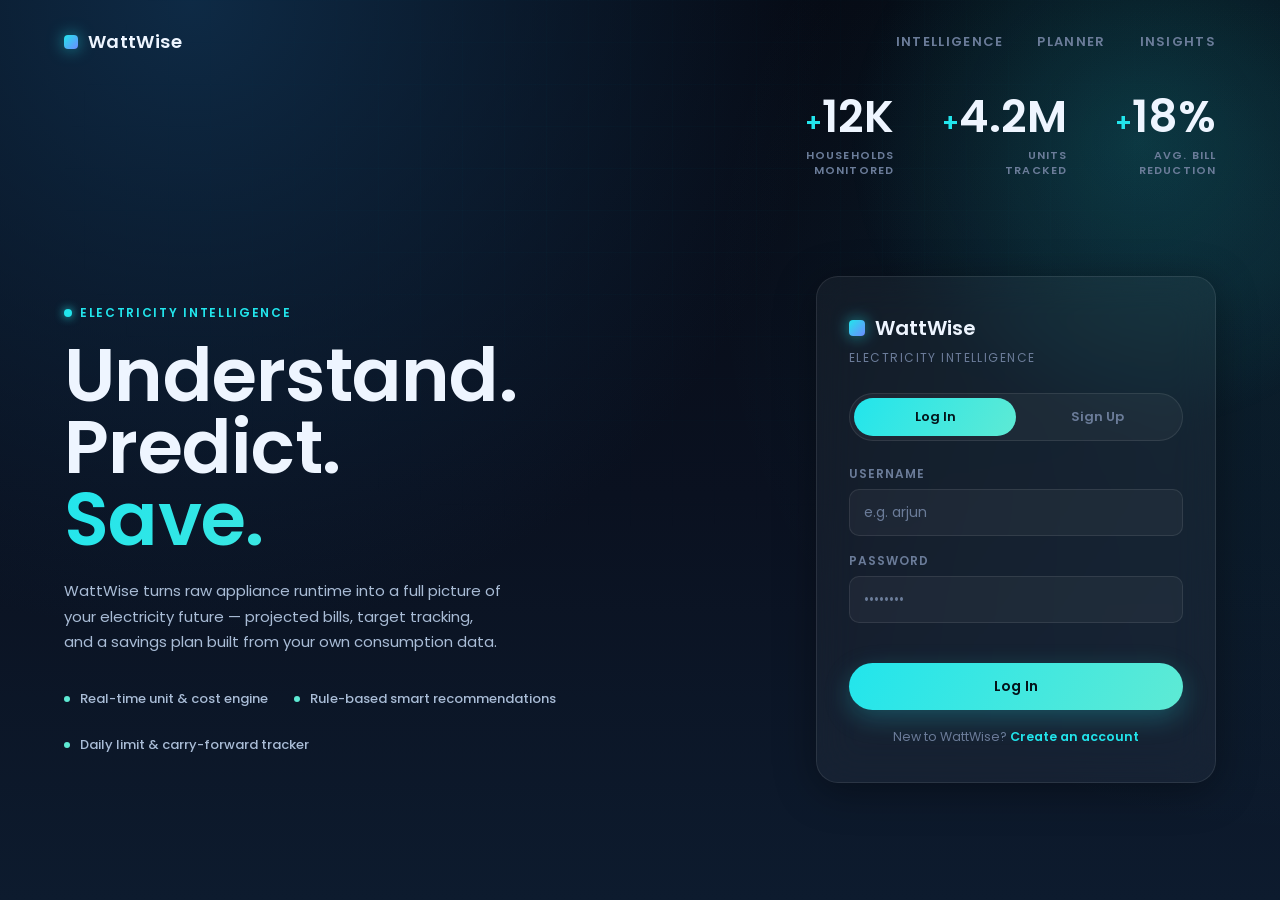
<file: index.html>
<!DOCTYPE html>
<html lang="en">
<head>
<meta charset="UTF-8" />
<meta name="viewport" content="width=device-width, initial-scale=1.0" />
<title>WattWise — Electricity Intelligence</title>
<link rel="preconnect" href="https://fonts.googleapis.com">
<link href="https://fonts.googleapis.com/css2?family=Poppins:wght@400;500;600;700&display=swap" rel="stylesheet">
<link rel="stylesheet" href="css/style.css" />
</head>
<body>
<div class="grid-field"></div>
<div class="pulse-orb"></div>

<div class="landing">

  <!-- NAV -->
  <nav class="landing-nav fade-up" style="animation-delay:0s">
    <div class="brand"><span class="brand-dot"></span> WattWise</div>
    <div class="landing-nav-links">
      <span>Intelligence</span>
      <span>Planner</span>
      <span>Insights</span>
    </div>
  </nav>

  <!-- STATS -->
  <div class="landing-stats">
    <div class="stat-item fade-up" style="animation-delay:.1s">
      <div class="stat-num"><span class="plus">+</span>12K</div>
      <div class="stat-label">Households<br>Monitored</div>
    </div>
    <div class="stat-item fade-up" style="animation-delay:.2s">
      <div class="stat-num"><span class="plus">+</span>4.2M</div>
      <div class="stat-label">Units<br>Tracked</div>
    </div>
    <div class="stat-item fade-up" style="animation-delay:.3s">
      <div class="stat-num"><span class="plus">+</span>18%</div>
      <div class="stat-label">Avg. Bill<br>Reduction</div>
    </div>
  </div>

  <!-- BODY: hero copy + auth card -->
  <div class="landing-body">

    <div class="landing-hero-copy fade-up" style="animation-delay:.35s">
      <div class="hero-eyebrow">Electricity Intelligence</div>
      <h1 class="hero-heading">
        <span class="word"><span>Understand.</span></span>
        <span class="word"><span>Predict.</span></span>
        <span class="word accent-text"><span>Save.</span></span>
      </h1>
      <p class="hero-sub">
        WattWise turns raw appliance runtime into a full picture of your electricity
        future — projected bills, target tracking, and a savings plan built from
        your own consumption data.
      </p>
      <div class="hero-facts">
        <div class="hero-fact"><span class="dot"></span> Real-time unit &amp; cost engine</div>
        <div class="hero-fact"><span class="dot"></span> Rule-based smart recommendations</div>
        <div class="hero-fact"><span class="dot"></span> Daily limit &amp; carry-forward tracker</div>
      </div>
    </div>

    <div class="auth-card glass-card fade-up" style="animation-delay:.45s">
      <div class="auth-logo"><span class="brand-dot"></span><span class="auth-logo-text">WattWise</span></div>
      <div class="auth-tagline">Electricity Intelligence</div>

      <div class="auth-tabs">
        <div class="auth-tab active" id="tabLogin" onclick="switchTab('login')">Log In</div>
        <div class="auth-tab" id="tabSignup" onclick="switchTab('signup')">Sign Up</div>
      </div>

      <form id="authForm" onsubmit="return false;">
        <div class="field">
          <label>Username</label>
          <input type="text" id="username" placeholder="e.g. arjun" autocomplete="username" />
        </div>
        <div class="field">
          <label>Password</label>
          <input type="password" id="password" placeholder="••••••••" autocomplete="current-password" />
        </div>
        <div class="auth-error" id="authError"></div>
        <button class="btn btn-primary btn-block" id="authSubmit" onclick="handleAuthSubmit()">Log In</button>
      </form>

      <div class="auth-switch" id="authSwitchText">
        New to WattWise? <b onclick="switchTab('signup')" style="cursor:pointer">Create an account</b>
      </div>
    </div>

  </div>
</div>

<script src="js/auth.js"></script>
</body>
</html>
</file>
<file: css/style.css>
/* ============================================================
   WattWise — Design System
   Deep navy energy-tech theme, cyan/teal accents, glassmorphism
   ============================================================ */

* { margin: 0; padding: 0; box-sizing: border-box; }

:root {
  --bg-0: #060a14;
  --bg-1: #0a1120;
  --bg-2: #0d1b2e;
  --navy-glow: #0e2a45;

  --cyan: #22e5ec;
  --cyan-soft: #5eead4;
  --cyan-dim: rgba(34, 229, 236, 0.15);
  --violet-accent: #6c8cff;

  --glass: rgba(255, 255, 255, 0.045);
  --glass-strong: rgba(255, 255, 255, 0.07);
  --glass-border: rgba(255, 255, 255, 0.09);
  --glass-border-hover: rgba(34, 229, 236, 0.35);

  --text-hi: #eef5ff;
  --text-mid: #a9bcd6;
  --text-dim: #6b7c99;

  --safe: #3ee0a8;
  --warn: #ffc35a;
  --danger: #ff6b6b;

  --radius-lg: 22px;
  --radius-md: 16px;
  --radius-sm: 10px;

  --shadow-card: 0 8px 40px rgba(0, 0, 0, 0.35);
  --ease: cubic-bezier(0.22, 1, 0.36, 1);
}

html, body {
  height: 100%;
  background: var(--bg-0);
}

body {
  font-family: 'Poppins', sans-serif;
  color: var(--text-hi);
  min-height: 100vh;
  position: relative;
  overflow-x: hidden;
  background:
    radial-gradient(circle at 15% 0%, var(--navy-glow) 0%, transparent 45%),
    radial-gradient(circle at 100% 30%, rgba(34,229,236,0.08) 0%, transparent 40%),
    linear-gradient(180deg, var(--bg-0) 0%, var(--bg-1) 55%, var(--bg-2) 100%);
  background-attachment: fixed;
}

a { text-decoration: none; color: inherit; }
button { font-family: inherit; cursor: pointer; border: none; }
ul { list-style: none; }

/* Animated circuit-grid backdrop, used behind hero / auth */
.grid-field {
  position: fixed;
  inset: 0;
  z-index: 0;
  pointer-events: none;
  opacity: 0.35;
  background-image:
    linear-gradient(rgba(34,229,236,0.06) 1px, transparent 1px),
    linear-gradient(90deg, rgba(34,229,236,0.06) 1px, transparent 1px);
  background-size: 42px 42px;
  mask-image: radial-gradient(ellipse 70% 60% at 50% 20%, black 10%, transparent 75%);
}

.pulse-orb {
  position: fixed;
  width: 46vw; height: 46vw;
  max-width: 640px; max-height: 640px;
  border-radius: 50%;
  background: radial-gradient(circle, rgba(34,229,236,0.16) 0%, transparent 70%);
  top: -12vw; right: -12vw;
  z-index: 0;
  pointer-events: none;
  animation: orbPulse 8s ease-in-out infinite;
}
@keyframes orbPulse {
  0%, 100% { transform: scale(1); opacity: 0.9; }
  50% { transform: scale(1.12); opacity: 1; }
}

/* ---------- Glass primitives ---------- */
.glass-card {
  background: var(--glass);
  border: 1px solid var(--glass-border);
  border-radius: var(--radius-lg);
  backdrop-filter: blur(20px);
  -webkit-backdrop-filter: blur(20px);
  box-shadow: var(--shadow-card);
  transition: border-color .3s var(--ease), transform .3s var(--ease);
}
.glass-card:hover { border-color: var(--glass-border-hover); }

.btn {
  display: inline-flex;
  align-items: center;
  justify-content: center;
  gap: 8px;
  padding: 13px 26px;
  border-radius: 999px;
  font-weight: 600;
  font-size: 14px;
  letter-spacing: 0.02em;
  transition: transform .25s var(--ease), box-shadow .25s var(--ease), background .25s var(--ease);
}
.btn-primary {
  background: linear-gradient(120deg, var(--cyan), var(--cyan-soft));
  color: #04141a;
  box-shadow: 0 8px 26px rgba(34,229,236,0.25);
}
.btn-primary:hover { transform: translateY(-2px); box-shadow: 0 12px 34px rgba(34,229,236,0.4); }
.btn-ghost {
  background: var(--glass-strong);
  color: var(--text-hi);
  border: 1px solid var(--glass-border);
}
.btn-ghost:hover { border-color: var(--glass-border-hover); transform: translateY(-2px); }
.btn-block { width: 100%; }

.field {
  display: flex;
  flex-direction: column;
  gap: 6px;
  margin-bottom: 16px;
}
.field label {
  font-size: 12px;
  font-weight: 600;
  letter-spacing: 0.08em;
  text-transform: uppercase;
  color: var(--text-dim);
}
.field input, .field select {
  background: rgba(255,255,255,0.04);
  border: 1px solid var(--glass-border);
  border-radius: var(--radius-sm);
  padding: 12px 14px;
  color: var(--text-hi);
  font-size: 14px;
  font-family: inherit;
  transition: border-color .2s var(--ease), background .2s var(--ease);
}
.field input:focus, .field select:focus {
  outline: none;
  border-color: var(--cyan);
  background: rgba(34,229,236,0.06);
}
.field input::placeholder { color: var(--text-dim); }

.badge {
  display: inline-flex;
  align-items: center;
  gap: 6px;
  padding: 5px 12px;
  border-radius: 999px;
  font-size: 12px;
  font-weight: 600;
  letter-spacing: 0.04em;
}
.badge-safe { background: rgba(62,224,168,0.14); color: var(--safe); border: 1px solid rgba(62,224,168,0.3); }
.badge-warn { background: rgba(255,195,90,0.14); color: var(--warn); border: 1px solid rgba(255,195,90,0.3); }
.badge-danger { background: rgba(255,107,107,0.14); color: var(--danger); border: 1px solid rgba(255,107,107,0.3); }

/* ============================================================
   LANDING / AUTH PAGE
   ============================================================ */
.landing {
  min-height: 100vh;
  display: flex;
  flex-direction: column;
  position: relative;
  z-index: 1;
}

.landing-nav {
  display: flex;
  align-items: center;
  justify-content: space-between;
  padding: 28px clamp(20px, 5vw, 64px) 0;
}
.brand {
  display: flex;
  align-items: center;
  gap: 10px;
  font-weight: 600;
  font-size: 18px;
  letter-spacing: 0.02em;
}
.brand-dot {
  width: 14px; height: 14px;
  border-radius: 4px;
  background: linear-gradient(135deg, var(--cyan), var(--violet-accent));
  box-shadow: 0 0 16px rgba(34,229,236,0.6);
}
.landing-nav-links { display: flex; gap: 34px; }
.landing-nav-links span {
  font-size: 13px; font-weight: 600; letter-spacing: 0.1em;
  text-transform: uppercase; color: var(--text-dim);
}

.landing-stats {
  flex: 0 0 auto;
  display: flex;
  justify-content: flex-end;
  gap: clamp(20px, 4vw, 48px);
  padding: 40px clamp(20px, 5vw, 64px) 0;
}
.stat-item { text-align: right; }
.stat-num {
  font-size: clamp(1.6rem, 4vw, 2.8rem);
  font-weight: 600;
  line-height: 1;
}
.stat-num .plus { color: var(--cyan); font-size: 0.55em; }
.stat-label {
  margin-top: 8px;
  font-size: 11px;
  font-weight: 600;
  letter-spacing: 0.1em;
  text-transform: uppercase;
  color: var(--text-dim);
  line-height: 1.4;
}

.landing-body {
  flex: 1;
  display: flex;
  align-items: center;
  justify-content: space-between;
  gap: 40px;
  padding: 40px clamp(20px, 5vw, 64px) 60px;
  flex-wrap: wrap;
}

.landing-hero-copy { max-width: 560px; }
.hero-eyebrow {
  font-size: 12px; font-weight: 600; letter-spacing: 0.14em;
  text-transform: uppercase; color: var(--cyan);
  display: flex; align-items: center; gap: 8px;
  margin-bottom: 18px;
}
.hero-eyebrow::before {
  content: ''; width: 8px; height: 8px; border-radius: 50%;
  background: var(--cyan); box-shadow: 0 0 10px var(--cyan);
}
.hero-heading {
  font-size: clamp(2.4rem, 6vw, 4.6rem);
  font-weight: 600;
  line-height: 0.98;
  letter-spacing: -0.01em;
}
.hero-heading .word { display: block; overflow: hidden; }
.hero-heading .word span { display: inline-block; }
.hero-heading .accent-text {
  background: linear-gradient(120deg, var(--cyan), var(--cyan-soft));
  -webkit-background-clip: text;
  background-clip: text;
  color: transparent;
}
.hero-sub {
  margin-top: 22px;
  font-size: 15px;
  color: var(--text-mid);
  max-width: 440px;
  line-height: 1.7;
}
.hero-facts {
  margin-top: 34px;
  display: flex;
  gap: 26px;
  flex-wrap: wrap;
}
.hero-fact {
  display: flex; align-items: center; gap: 10px;
  font-size: 13px; color: var(--text-mid); font-weight: 500;
}
.hero-fact .dot { width: 6px; height: 6px; border-radius: 50%; background: var(--cyan-soft); }

.auth-card {
  width: 100%;
  max-width: 400px;
  padding: 36px 32px;
  position: relative;
  z-index: 1;
}
.auth-logo {
  display: flex;
  align-items: center;
  gap: 10px;
  margin-bottom: 6px;
}
.auth-logo .brand-dot { width: 16px; height: 16px; }
.auth-logo-text { font-size: 20px; font-weight: 600; }
.auth-tagline {
  font-size: 12px;
  letter-spacing: 0.12em;
  text-transform: uppercase;
  color: var(--text-dim);
  margin-bottom: 26px;
}
.auth-tabs {
  display: flex;
  background: rgba(255,255,255,0.04);
  border: 1px solid var(--glass-border);
  border-radius: 999px;
  padding: 4px;
  margin-bottom: 24px;
}
.auth-tab {
  flex: 1;
  text-align: center;
  padding: 9px 0;
  font-size: 13px;
  font-weight: 600;
  border-radius: 999px;
  color: var(--text-dim);
  transition: all .25s var(--ease);
}
.auth-tab.active {
  background: linear-gradient(120deg, var(--cyan), var(--cyan-soft));
  color: #04141a;
}
.auth-error {
  font-size: 12.5px;
  color: var(--danger);
  margin: -6px 0 14px;
  min-height: 16px;
}
.auth-switch {
  margin-top: 18px;
  text-align: center;
  font-size: 12.5px;
  color: var(--text-dim);
}
.auth-switch b { color: var(--cyan); font-weight: 600; }

/* ============================================================
   APP SHELL (dashboard + planner)
   ============================================================ */
.app-nav {
  position: sticky;
  top: 0;
  z-index: 40;
  display: flex;
  align-items: center;
  justify-content: space-between;
  padding: 16px clamp(16px, 4vw, 48px);
  background: rgba(10, 17, 32, 0.65);
  backdrop-filter: blur(18px);
  -webkit-backdrop-filter: blur(18px);
  border-bottom: 1px solid var(--glass-border);
}
.app-nav-links {
  display: flex;
  gap: 6px;
  background: var(--glass);
  border: 1px solid var(--glass-border);
  padding: 5px;
  border-radius: 999px;
}
.app-nav-links a {
  padding: 9px 18px;
  font-size: 13px;
  font-weight: 600;
  border-radius: 999px;
  color: var(--text-mid);
  transition: all .25s var(--ease);
}
.app-nav-links a:hover { color: var(--text-hi); }
.app-nav-links a.active {
  background: linear-gradient(120deg, var(--cyan), var(--cyan-soft));
  color: #04141a;
}
.app-nav-right { display: flex; align-items: center; gap: 14px; }
.avatar {
  width: 38px; height: 38px;
  border-radius: 50%;
  background: linear-gradient(135deg, var(--cyan), var(--violet-accent));
  display: flex; align-items: center; justify-content: center;
  font-weight: 700; font-size: 13px; color: #04141a;
}
.icon-btn {
  width: 38px; height: 38px;
  border-radius: 50%;
  background: var(--glass-strong);
  border: 1px solid var(--glass-border);
  display: flex; align-items: center; justify-content: center;
  color: var(--text-mid);
  transition: all .2s var(--ease);
}
.icon-btn:hover { color: var(--danger); border-color: rgba(255,107,107,0.4); }
.mobile-nav-toggle { display: none; }

.page-wrap {
  max-width: 1360px;
  margin: 0 auto;
  padding: 36px clamp(16px, 4vw, 48px) 80px;
  position: relative;
  z-index: 1;
}

.page-hero { margin-bottom: 32px; }
.page-hero h1 {
  font-size: clamp(1.8rem, 3.4vw, 2.5rem);
  font-weight: 600;
  background: linear-gradient(120deg, var(--text-hi), var(--cyan-soft));
  -webkit-background-clip: text; background-clip: text; color: transparent;
}
.page-hero p { color: var(--text-mid); margin-top: 8px; font-size: 14.5px; }

.section-title {
  display: flex; align-items: center; justify-content: space-between;
  margin-bottom: 18px;
}
.section-title h2 {
  font-size: 17px; font-weight: 600; display: flex; align-items: center; gap: 8px;
}
.section-title p { font-size: 12.5px; color: var(--text-dim); }

/* Grid helpers */
.grid { display: grid; gap: 20px; }
.grid-2 { grid-template-columns: 1fr 1fr; }
.grid-3 { grid-template-columns: repeat(3, 1fr); }
.grid-4 { grid-template-columns: repeat(4, 1fr); }
.grid-stats { grid-template-columns: repeat(4, 1fr); }
.grid-appliance-form { grid-template-columns: repeat(3, 1fr); }
.col-span-2 { grid-column: span 2; }

.card { padding: 22px; }
.card-tight { padding: 16px; }

.stat-card {
  padding: 20px 22px;
  display: flex;
  flex-direction: column;
  gap: 6px;
}
.stat-card .label {
  font-size: 11.5px; font-weight: 600; letter-spacing: 0.06em;
  text-transform: uppercase; color: var(--text-dim);
  display: flex; align-items: center; gap: 6px;
}
.stat-card .value {
  font-size: clamp(1.5rem, 2.4vw, 2rem);
  font-weight: 600;
}
.stat-card .value small { font-size: 13px; color: var(--text-dim); font-weight: 500; }
.stat-card .delta { font-size: 12px; color: var(--text-dim); margin-top: 2px; }

.progress-track {
  width: 100%; height: 8px; border-radius: 999px;
  background: rgba(255,255,255,0.06);
  overflow: hidden; margin-top: 10px;
}
.progress-fill {
  height: 100%; border-radius: 999px;
  background: linear-gradient(90deg, var(--cyan), var(--cyan-soft));
  transition: width .6s var(--ease), background .3s var(--ease);
}
.progress-fill.warn { background: linear-gradient(90deg, #ffb03a, var(--warn)); }
.progress-fill.danger { background: linear-gradient(90deg, #ff5a5a, var(--danger)); }

/* Appliance rows */
.appliance-row {
  display: grid;
  grid-template-columns: 1.3fr 1fr 1fr 1fr auto;
  gap: 14px;
  align-items: center;
  padding: 14px 16px;
  border-radius: var(--radius-sm);
  background: rgba(255,255,255,0.025);
  border: 1px solid var(--glass-border);
  margin-bottom: 10px;
}
.appliance-row .appliance-name { display: flex; align-items: center; gap: 10px; font-weight: 600; font-size: 14px; }
.appliance-icon {
  width: 34px; height: 34px; border-radius: 10px;
  background: var(--cyan-dim);
  display: flex; align-items: center; justify-content: center;
  color: var(--cyan);
}
.appliance-row input {
  background: rgba(255,255,255,0.04);
  border: 1px solid var(--glass-border);
  border-radius: 8px;
  padding: 9px 10px;
  color: var(--text-hi);
  font-size: 13.5px;
  width: 100%;
  font-family: inherit;
}
.appliance-row input:focus { outline: none; border-color: var(--cyan); }
.appliance-row .mini-result { font-size: 12.5px; color: var(--text-dim); text-align: right; white-space: nowrap; }
.appliance-row .mini-result b { color: var(--cyan-soft); }

.appliance-header {
  display: grid;
  grid-template-columns: 1.3fr 1fr 1fr 1fr auto;
  gap: 14px;
  padding: 0 16px;
  margin-bottom: 8px;
  font-size: 11px; font-weight: 600; letter-spacing: 0.06em;
  text-transform: uppercase; color: var(--text-dim);
}

/* Intelligence banner */
.intel-banner {
  padding: 20px 24px;
  border-radius: var(--radius-md);
  display: flex; align-items: center; gap: 16px;
  border: 1px solid var(--glass-border);
  margin-bottom: 22px;
}
.intel-banner.safe { background: rgba(62,224,168,0.08); border-color: rgba(62,224,168,0.3); }
.intel-banner.warn { background: rgba(255,195,90,0.08); border-color: rgba(255,195,90,0.3); }
.intel-banner.danger { background: rgba(255,107,107,0.08); border-color: rgba(255,107,107,0.3); }
.intel-banner .icon { font-size: 26px; }
.intel-banner .text b { display: block; font-size: 14.5px; margin-bottom: 2px; }
.intel-banner .text span { font-size: 13px; color: var(--text-mid); }

.chart-card { padding: 22px; }
.chart-card canvas { max-height: 320px; }

.rec-card {
  padding: 20px;
  display: flex;
  flex-direction: column;
  gap: 10px;
}
.rec-card .rec-icon { font-size: 22px; }
.rec-card h3 { font-size: 14.5px; font-weight: 600; }
.rec-card .rec-body { font-size: 13px; color: var(--text-mid); line-height: 1.55; }
.rec-card .rec-highlight { font-size: 20px; font-weight: 600; color: var(--cyan-soft); }
.rec-card .rec-sub { font-size: 12px; color: var(--text-dim); }

.tracker-appliance-list { display: flex; flex-direction: column; gap: 8px; margin-top: 14px; }
.tracker-item {
  display: flex; align-items: center; justify-content: space-between;
  padding: 10px 14px; border-radius: 10px;
  background: rgba(255,255,255,0.03); border: 1px solid var(--glass-border);
  font-size: 13px;
}
.tracker-item button {
  background: none; color: var(--danger); font-size: 12px; opacity: 0.7;
}
.tracker-item button:hover { opacity: 1; }

.history-item {
  display: flex; align-items: center; justify-content: space-between;
  padding: 16px 18px; border-radius: var(--radius-sm);
  background: rgba(255,255,255,0.03); border: 1px solid var(--glass-border);
  margin-bottom: 10px; cursor: pointer;
  transition: all .2s var(--ease);
}
.history-item:hover { border-color: var(--glass-border-hover); transform: translateX(4px); }
.history-item .h-date { font-weight: 600; font-size: 14px; }
.history-item .h-sub { font-size: 12px; color: var(--text-dim); margin-top: 2px; }
.history-item .h-right { text-align: right; }
.history-item .h-bill { font-weight: 600; color: var(--cyan-soft); }
.history-item .h-units { font-size: 12px; color: var(--text-dim); }

.empty-state {
  text-align: center; padding: 50px 20px; color: var(--text-dim);
}
.empty-state .glyph { font-size: 34px; margin-bottom: 10px; }
.empty-state p { font-size: 13.5px; }

.profile-head {
  display: flex; align-items: center; gap: 18px; padding: 26px;
  margin-bottom: 24px;
}
.profile-head .avatar { width: 62px; height: 62px; font-size: 20px; }
.profile-head h2 { font-size: 20px; font-weight: 600; }
.profile-head p { font-size: 13px; color: var(--text-dim); margin-top: 3px; }

.toast {
  position: fixed;
  bottom: 24px; right: 24px;
  z-index: 100;
  padding: 14px 20px;
  border-radius: var(--radius-sm);
  background: rgba(13, 27, 46, 0.95);
  border: 1px solid var(--glass-border-hover);
  box-shadow: var(--shadow-card);
  font-size: 13.5px;
  max-width: 320px;
  display: flex; gap: 10px; align-items: flex-start;
  animation: toastIn .4s var(--ease);
}
@keyframes toastIn { from { opacity: 0; transform: translateY(16px); } to { opacity: 1; transform: translateY(0); } }

.fade-up {
  opacity: 0;
  animation: fadeUp .6s var(--ease) forwards;
}
@keyframes fadeUp {
  from { opacity: 0; transform: translateY(20px); }
  to { opacity: 1; transform: translateY(0); }
}

.cta-banner {
  padding: 30px 32px;
  border-radius: var(--radius-lg);
  display: flex; align-items: center; justify-content: space-between;
  gap: 20px; flex-wrap: wrap;
  background: linear-gradient(120deg, rgba(34,229,236,0.1), rgba(108,140,255,0.08));
  border: 1px solid rgba(34,229,236,0.25);
  margin-top: 30px;
}
.cta-banner h3 { font-size: 18px; font-weight: 600; margin-bottom: 6px; }
.cta-banner p { font-size: 13px; color: var(--text-mid); }

/* ---------- Responsive ---------- */
@media (max-width: 900px) {
  .grid-2, .grid-3, .grid-4, .grid-stats { grid-template-columns: 1fr 1fr; }
  .grid-appliance-form { grid-template-columns: 1fr; }
  .col-span-2 { grid-column: span 1; }
  .landing-body { flex-direction: column-reverse; align-items: stretch; }
  .landing-hero-copy { max-width: 100%; text-align: center; }
  .hero-eyebrow, .hero-facts { justify-content: center; }
  .hero-sub { margin-left: auto; margin-right: auto; }
  .auth-card { margin: 0 auto; }
}

@media (max-width: 640px) {
  .grid-2, .grid-3, .grid-4, .grid-stats { grid-template-columns: 1fr; }
  .appliance-header { display: none; }
  .appliance-row {
    grid-template-columns: 1fr 1fr;
    grid-template-areas: "name name" "watt hours" "result result";
  }
  .appliance-row .appliance-name { grid-area: name; }
  .appliance-row .mini-result { grid-area: result; text-align: left; }
  .app-nav-links { display: none; }
  .mobile-nav-toggle {
    display: flex; width: 38px; height: 38px; border-radius: 50%;
    background: var(--glass-strong); border: 1px solid var(--glass-border);
    align-items: center; justify-content: center; color: var(--text-hi);
  }
  .app-nav-links.mobile-open {
    display: flex; position: fixed; inset: 70px 16px auto 16px;
    flex-direction: column; z-index: 60; padding: 10px;
    background: rgba(10,17,32,0.97);
  }
  .app-nav-links.mobile-open a { text-align: center; }
  .landing-stats { justify-content: space-between; gap: 14px; }
  .stat-item { text-align: left; }
  .page-wrap { padding-top: 24px; }
}
</file>
